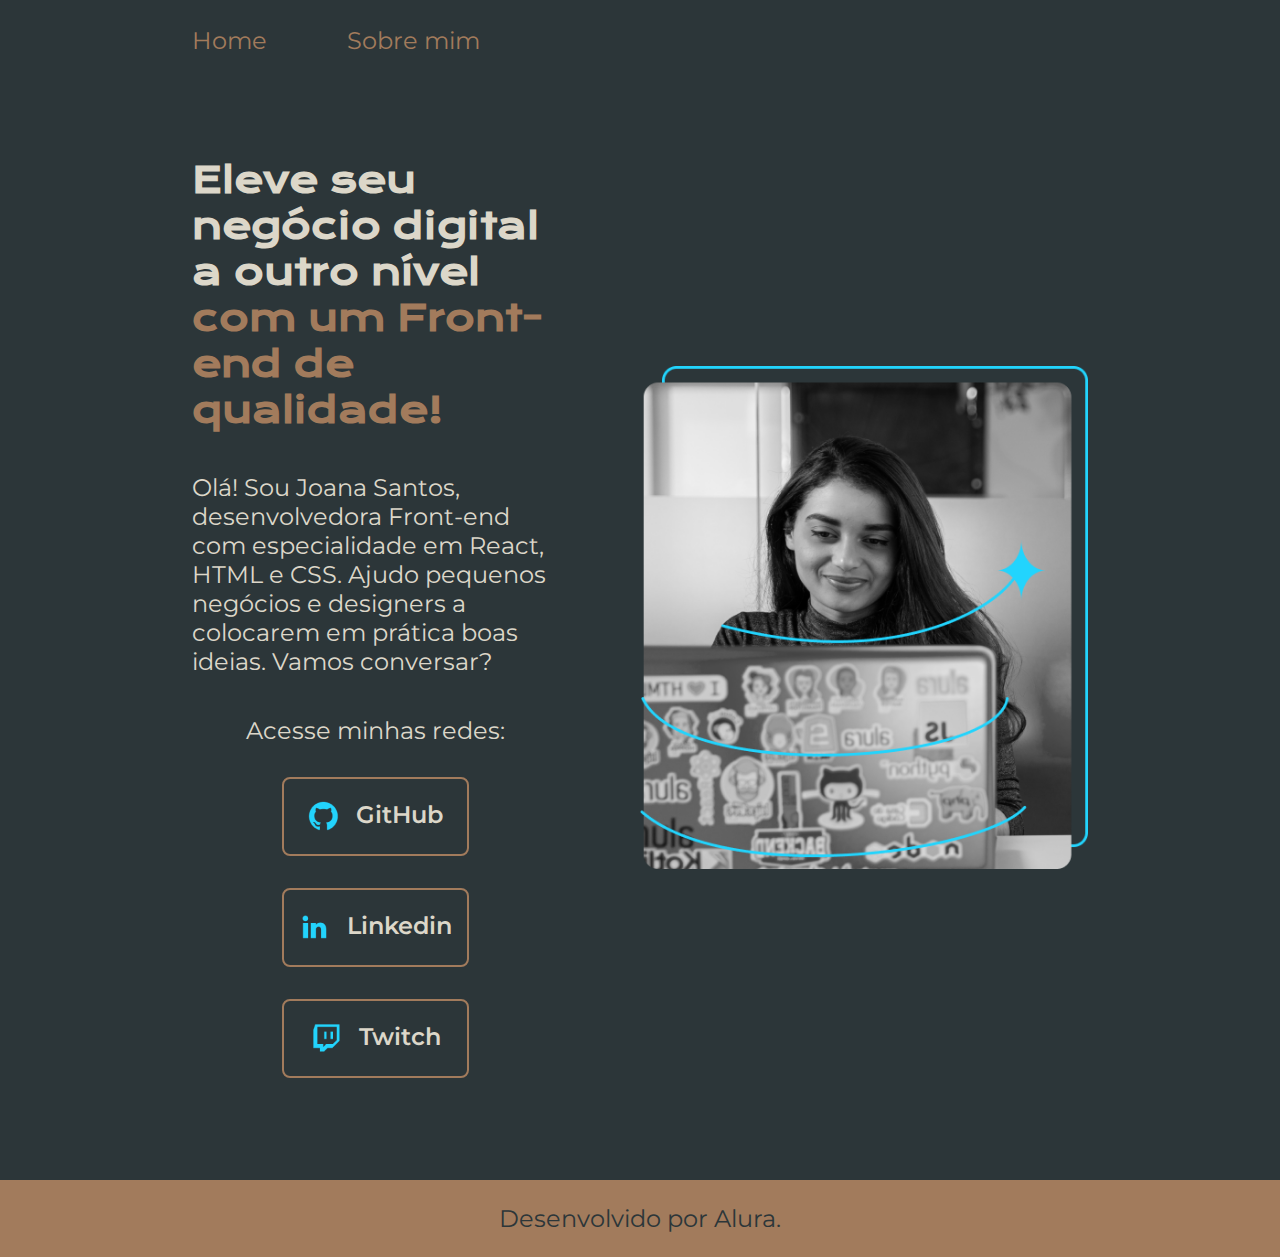
<file: index.html>
<!DOCTYPE html>
<html lang="pt-br">
<head>
    <meta charset="UTF-8">
    <meta name="viewport" content="width=device-width, initial-scale=1.0">
    <title>Portfolio</title>
    <link rel="stylesheet" href="./styles/style.css"
</head>
<body>
    <header class="cabecalho">
        <nav class="cabecalho__menu">
            <a class="cabecalho__menu__link" href="index.html">Home</a>
            <a class="cabecalho__menu__link" href="about.html">Sobre mim</a>
        </nav>
    </header>
    <main class="apresentacao">
        <section class="apresentacao__conteudo">
            <h1 class="apresentacao__conteudo__titulo">Eleve seu negócio digital a outro nível <strong class="título-destaque">com um Front-end de qualidade!</strong> <strong></strong></h1>
            <p class="apresentacao__conteudo__texto">Olá! Sou Joana Santos, desenvolvedora Front-end com especialidade em React, HTML e CSS. Ajudo pequenos negócios e designers a colocarem em prática boas ideias. Vamos conversar?</p>
            <div class="apresentacao__links">
                <h2 class="apresentacao__links__subtitulo">Acesse minhas redes:</h2>
            <a class="apresentacao__links__navegacao" href="https://github.com/guilhermeonrails">
                <img src="./assets/github.png">GitHub
            </a>
            <a class="apresentacao__links__navegacao" href="https://www.linkedin.com/in/lorena-maria-teixeira-marques-808230277/">
                <img src="./assets/linkedin.png">Linkedin
            </a>
            <a class="apresentacao__links__navegacao" href="https://twitch.tv/guilimadev">
                <img src="./assets/twitch.png">Twitch
            </a>
            </div>
        </section>
        <img class="apresentacao__imagem" src="./assets/Imagem.png" alt="Foto da Joana Santos programando">
    </main>
    <footer class="rodape">
        <p>Desenvolvido por Alura.</p>
    </footer>
</body>
</html>
</file>
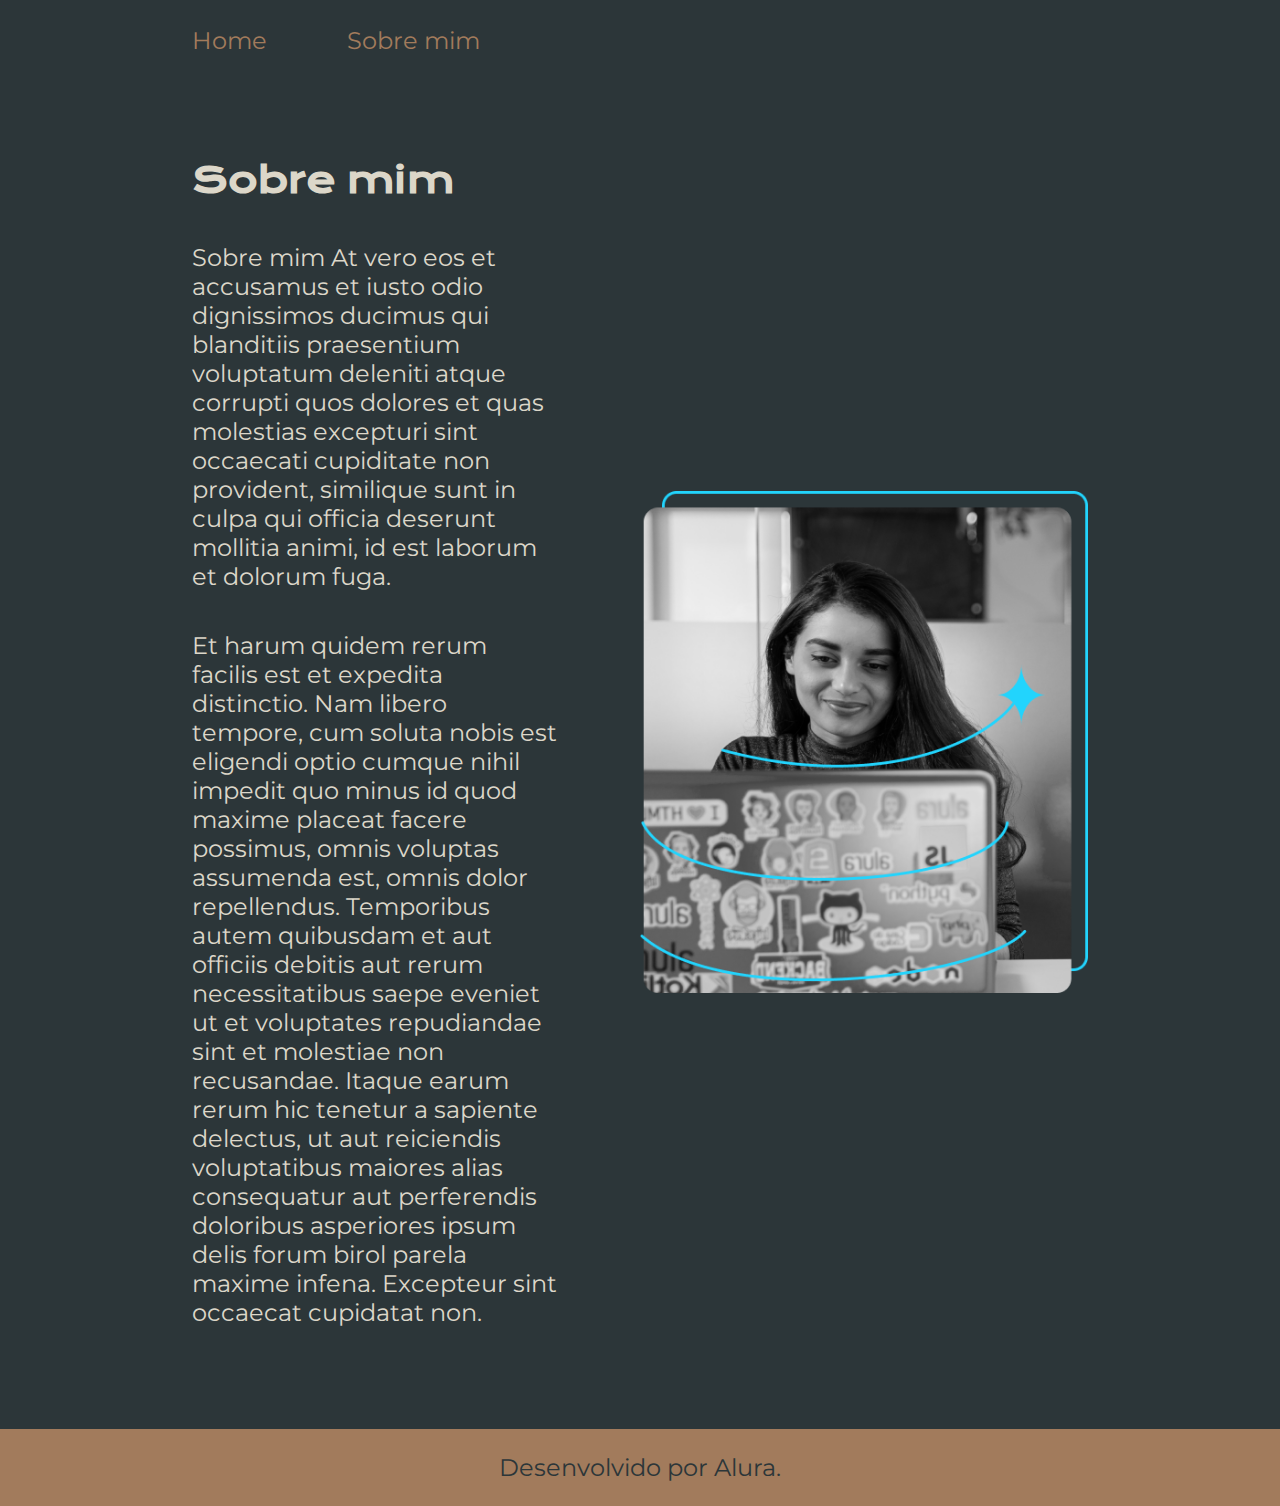
<file: about.html>
<!DOCTYPE html>
<html lang="pt-br">
<head>
    <meta charset="UTF-8">
    <meta name="viewport" content="width=device-width, initial-scale=1.0">
    <title>Sobre mim</title>
    <link rel="stylesheet" href="./styles/style.css"
</head>
<body>
    <header class="cabecalho">
        <nav class="cabecalho__menu">
            <a class="cabecalho__menu__link" href="index.html">Home</a>
            <a class="cabecalho__menu__link" href="about.html">Sobre mim</a>
        </nav>
    </header>
    <main class="apresentacao">
        <section  class="apresentacao__conteudo">
            <h1 class="apresentacao__conteudo__titulo">Sobre mim</h1>
            <p class="apresentacao__conteudo__texto">Sobre mim
                At vero eos et accusamus et iusto odio dignissimos ducimus qui blanditiis praesentium voluptatum deleniti atque corrupti quos dolores et quas molestias excepturi sint occaecati cupiditate non provident, similique sunt in culpa qui officia deserunt mollitia animi, id est laborum et dolorum fuga.
            </p>
            <p class="apresentacao__conteudo__texto">Et harum quidem rerum facilis est et expedita distinctio. Nam libero tempore, cum soluta nobis est eligendi optio cumque nihil impedit quo minus id quod maxime placeat facere possimus, omnis voluptas assumenda est, omnis dolor repellendus. Temporibus autem quibusdam et aut officiis debitis aut rerum necessitatibus saepe eveniet ut et voluptates repudiandae sint et molestiae non recusandae. Itaque earum rerum hic tenetur a sapiente delectus, ut aut reiciendis voluptatibus maiores alias consequatur aut perferendis doloribus asperiores ipsum delis forum birol parela maxime infena. Excepteur sint occaecat cupidatat non.</p>
        </section>
        <img class="apresentacao__imagem" src="./assets/Imagem.png" alt="Foto da Joana Santos programando">
    </main>
    <footer class="rodape">
        <p>Desenvolvido por Alura.</p>
    </footer>
</body>
</html>
</file>
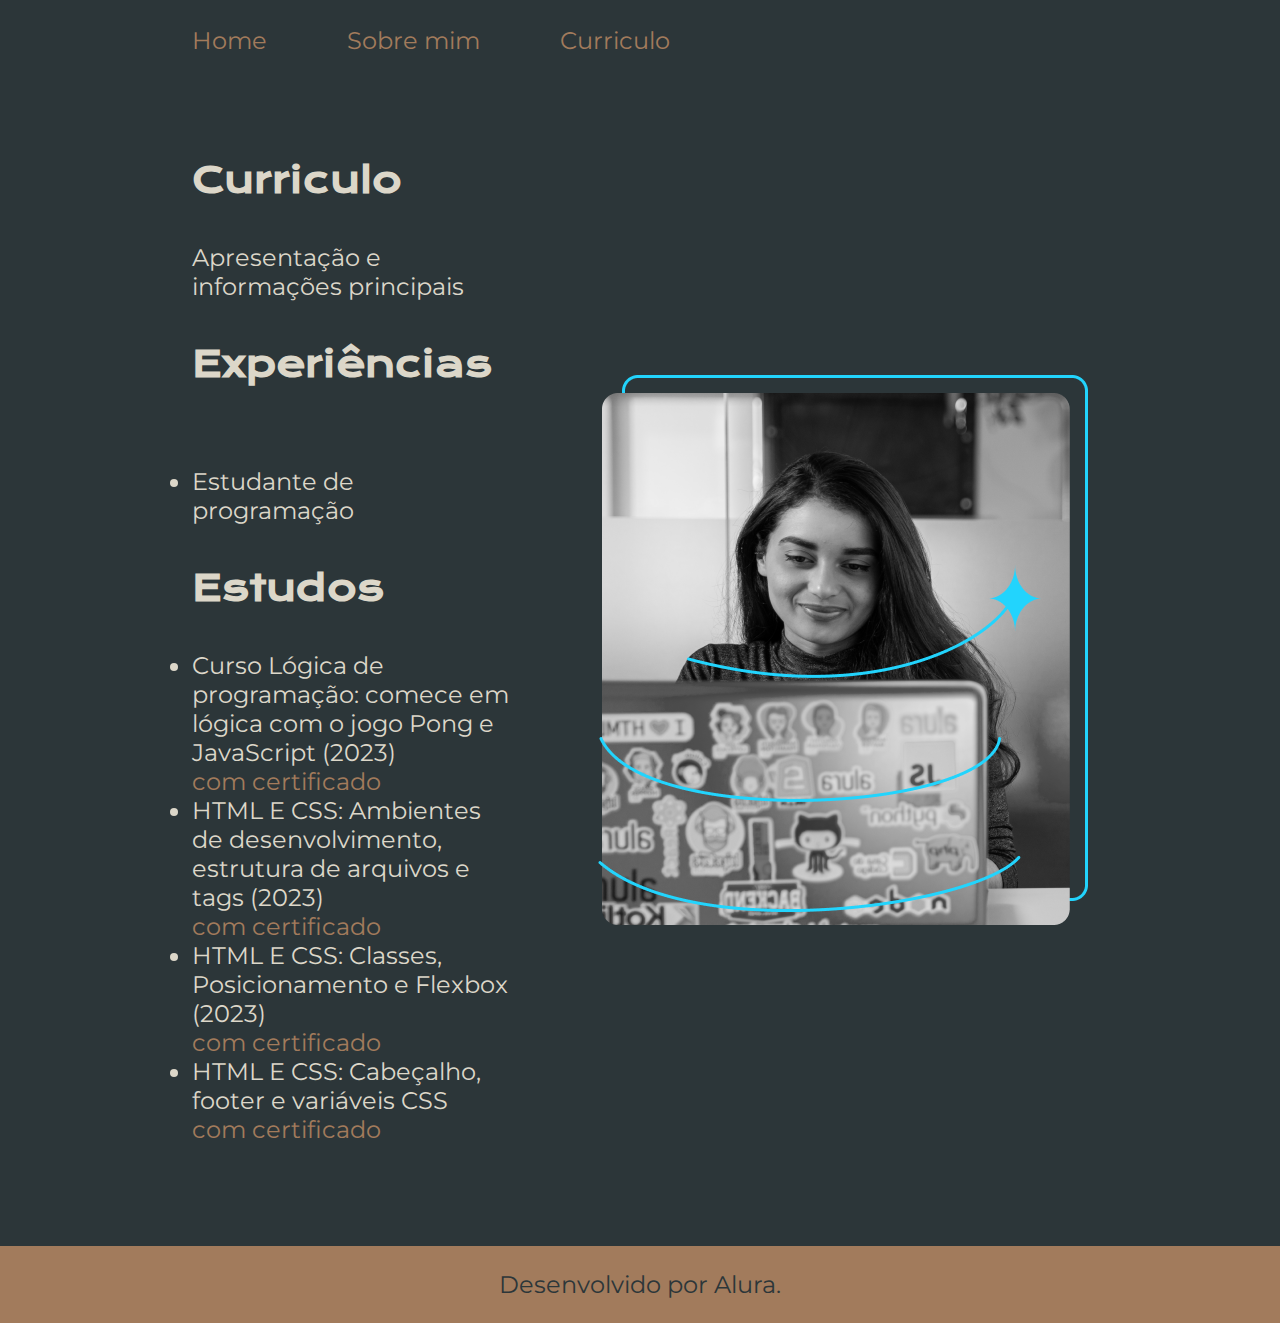
<file: curriculo.html>
<!DOCTYPE html>
<html lang="pt-br">
<head>
    <meta charset="UTF-8">
    <meta name="viewport" content="width=device-width, initial-scale=1.0">
    <title>Curriculo</title>
    <link rel="stylesheet" href="./styles/style.css">
</head>
<body>
    <header class="cabecalho">
        <nav class="cabecalho__menu">
            <a class="cabecalho__menu__link" href="index.html">Home</a>
            <a class="cabecalho__menu__link" href="about.html">Sobre mim</a>
            <a class="cabecalho__menu__link" href="curriculo.html">Curriculo</a>
        </nav>
    </header>
    <main class="apresentacao">
        <section class="apresentacao__conteudo">
            <h1 class="apresentacao__conteudo__titulo">Curriculo</h1>
            <p class="apresentacao__conteudo__texto">Apresentação e informações principais</p>
            <h2 class="apresentacao__conteudo__titulo">Experiências</h2>
            <p class="apresentacao__conteudo__texto">
            <ul class="apresentacao__conteudo__texto">
                <li> Estudante de programação</li></ul>
            <h2 class="apresentacao__conteudo__titulo">Estudos</h2> 
            <div class="apresentacao__conteudo__texto">
                <ul class="apresentacao__conteudo__texto">
                    <li>Curso Lógica de programação: comece em lógica com o jogo Pong e JavaScript (2023) <a href="https://cursos.alura.com.br/user/luigi-baptista/course/pong-javascript/certificate">com certificado</a> </li>
                    <li>HTML E CSS: Ambientes de desenvolvimento, estrutura de arquivos e tags (2023)<a href="https://cursos.alura.com.br/user/luigi-baptista/course/html-css-ambiente-arquivos-tags/certificate">com certificado</a></li>
                    <li>HTML E CSS: Classes, Posicionamento e Flexbox (2023) <a href="https://cursos.alura.com.br/user/luigi-baptista/course/html-css-classes-posicionamento-flexbox/certificate">com certificado</a></li>
                    <li>HTML E CSS: Cabeçalho, footer e variáveis CSS <a href="https://cursos.alura.com.br/user/luigi-baptista/course/html-css-cabecalho-footer-variaveis-css/certificate">com certificado</a> </li>
                </ul>
            </div>   
     </section>
    <img src="./assets/Imagem.png" alt="Foto da Joana Santos programando">
    </main>
    <footer class="rodape">
        <p>Desenvolvido por Alura.</p>
    </footer>
    
</body>
</html>
</file>
<file: styles/style.css>
@import url('https://fonts.googleapis.com/css2?family=Krona+One&family=Montserrat:ital,wght@0,400;1,600&display=swap');

:root {
    --cor-primaria: #2C3639;
    --cor-secundaria: #DCD7C9;
    --cor-terciaria: #A27B5C;
    --cor-hoover: #3F4E4F;

    --fonte-primaria: 'Krona One', sans-serif;
    --fonte-secundaria: 'Montserrat', sans-serif;
}

*{
    margin: 0;
    padding: 0;
}

body {
    /* height: 100vh; */
    box-sizing: border-box;
    background-color: var(--cor-primaria);
    color: var(--cor-secundaria);
}
.título-destaque {
    color: var(--cor-terciaria);
}

.cabecalho {
    padding: 2% 0% 0% 15%;

}

.cabecalho__menu {
    display: flex;
    gap: 80px;
}
.cabecalho__menu__link {
    font-family: var(--fonte-secundaria);
    font-size: 1.5rem;
    font-weight: 600px;
    color: var(--cor-terciaria);
    text-decoration: none;
}

.apresentacao {
    padding: 8% 15%;
    display: flex;
    align-items: center ;
    justify-content: space-between;
    gap: 82px;
}

.apresentacao__conteudo {
    width: 50%;
    display: flex;
    flex-direction: column;
    gap: 40px;
}

.apresentacao__conteudo__titulo {
    font-size: 2.25rem;
    font-family: var(--fonte-primaria);
}

.apresentacao__conteudo__texto {
    font-size: 1.5rem;
    font-family: var(--fonte-secundaria);
}

.apresentacao__links {
display: flex;
flex-direction: column;
justify-content: space-between;
align-items: center;
gap: 32px;
}

.apresentacao__links__navegacao {  
    /* background-color: #22D4FD; */
    display: flex;
    justify-content: center;
    gap: 16px;
    border: 2px solid var(--cor-terciaria);
    width: 50%;
    text-align: center;
    border-radius: 8px;
    font-size: 1.5rem;
    font-weight: 600;
    padding: 21.5px 0;
    text-decoration: none;
    color: var(--cor-secundaria);
    font-family: var(--fonte-secundaria);
}

.apresentacao__links__subtitulo {
    font-family: var(--fonte-secundaria);
    font-weight: 400;
    font-size: 1.5rem;
}

.apresentacao__links__link:hover{
background-color: var(--cor-hoover);
padding: 3%;
}

.apresentacao__imagem{
     width: 50%;
}

.rodape {
    color: var(--cor-primaria);
    background-color: var(--cor-terciaria);
    padding: 24px;
    text-align: center;
    font-family: var(--fonte-secundaria);
    font-size: 1.5rem;
    font-weight: 400;
}

.apresentacao__conteudo__texto a{
    text-decoration: none;
    display:flex;
    gap:20px;
    font-family: var(--fonte-secundaria);
    font-size: 1.5rem;
    font-weight: 600px;
    color: var(--cor-terciaria);
}
@media (max-width: 1200px){
    .cabecalho{
        padding: 6%;
    }
    .cabecalho__menu{
        justify-content: center;
    }
    .apresentacao{
        flex-direction: column-reverse;
        padding: 5%;
    }
    .apresentacao__conteudo{
        width: auto;
    }
}
</file>
